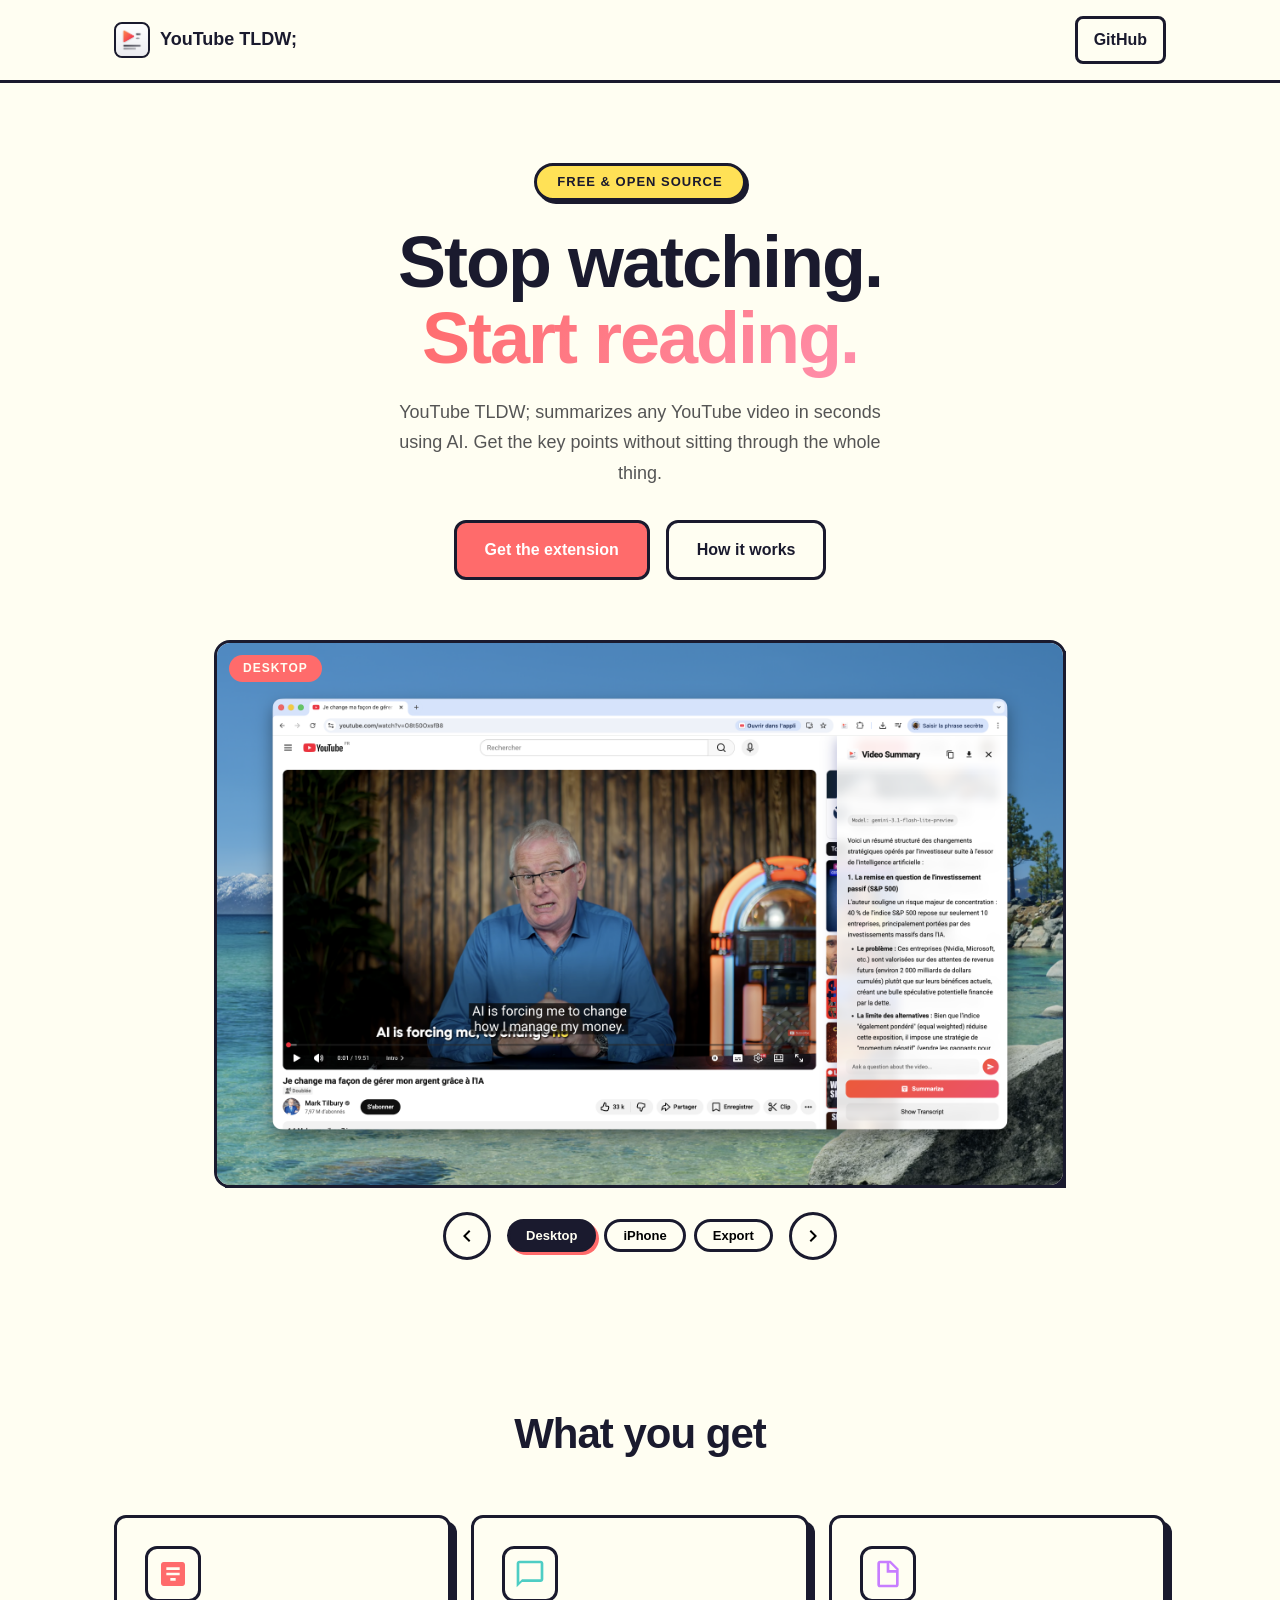
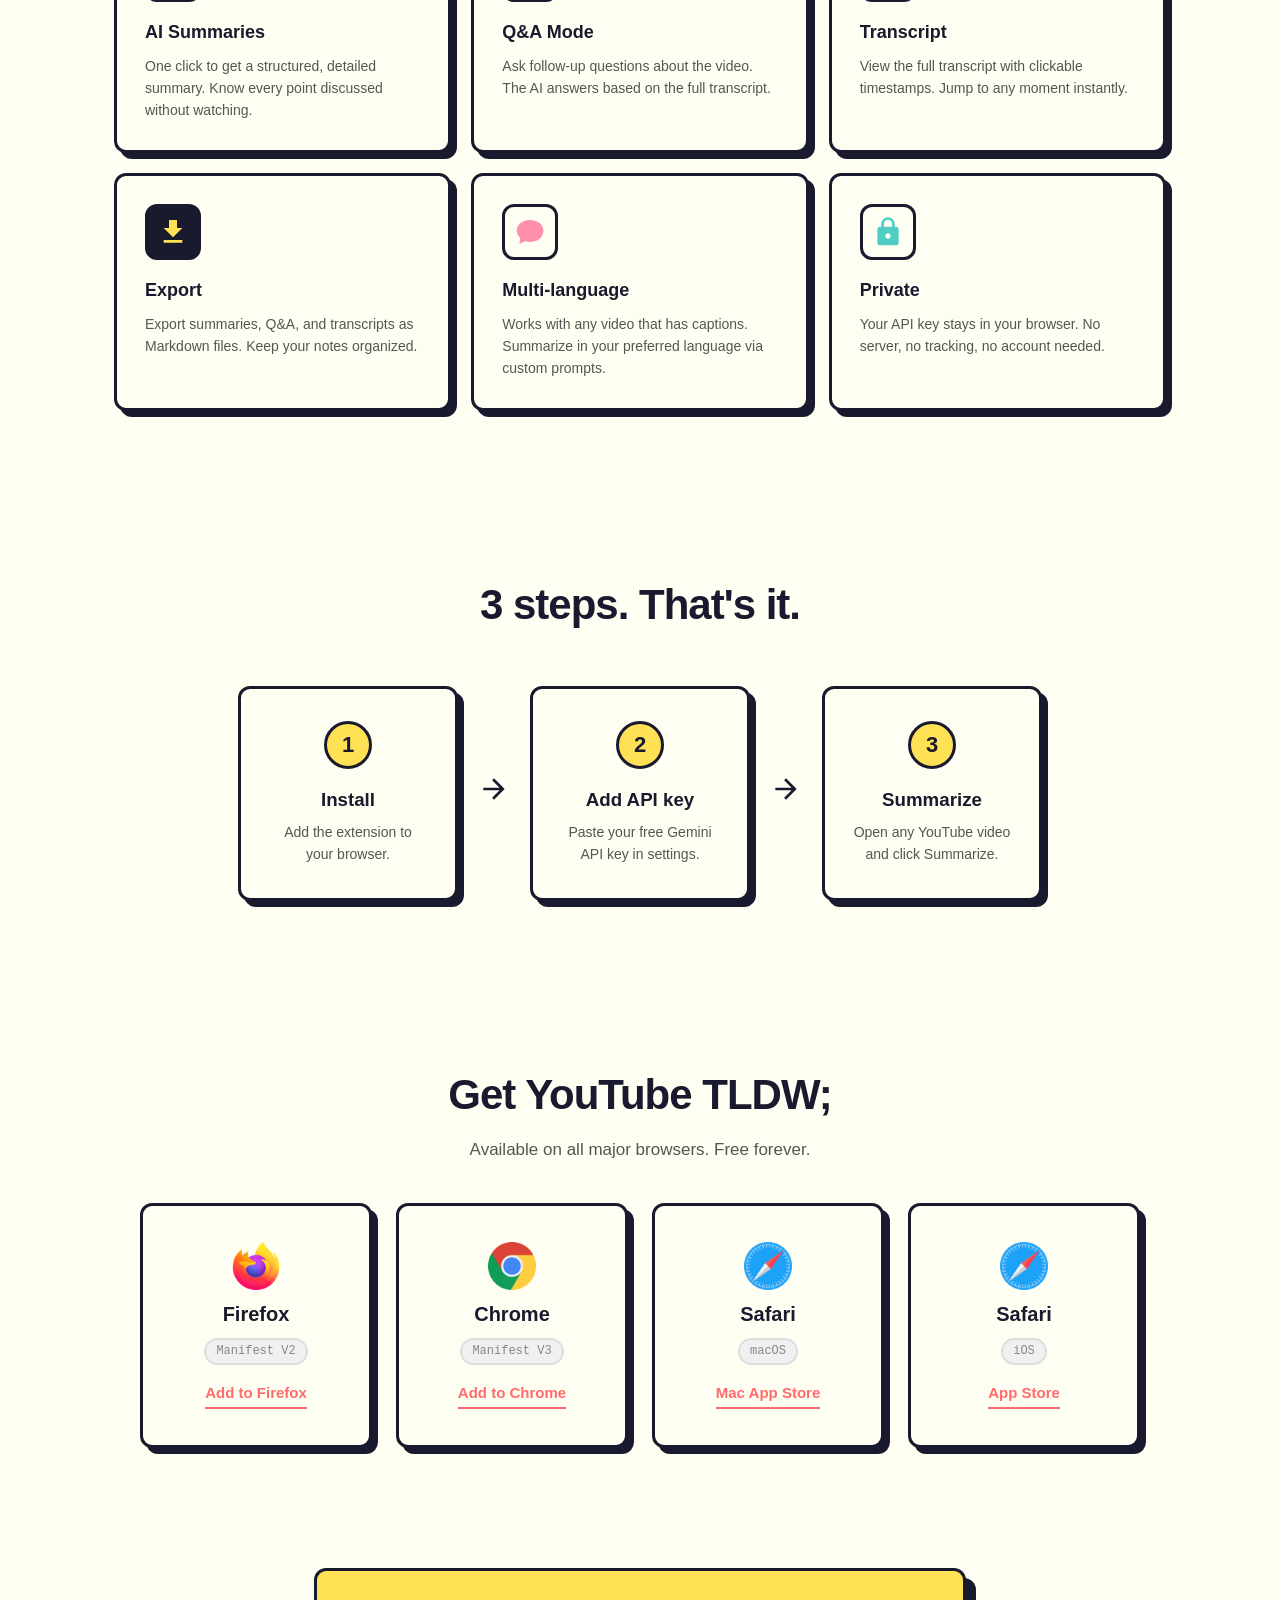
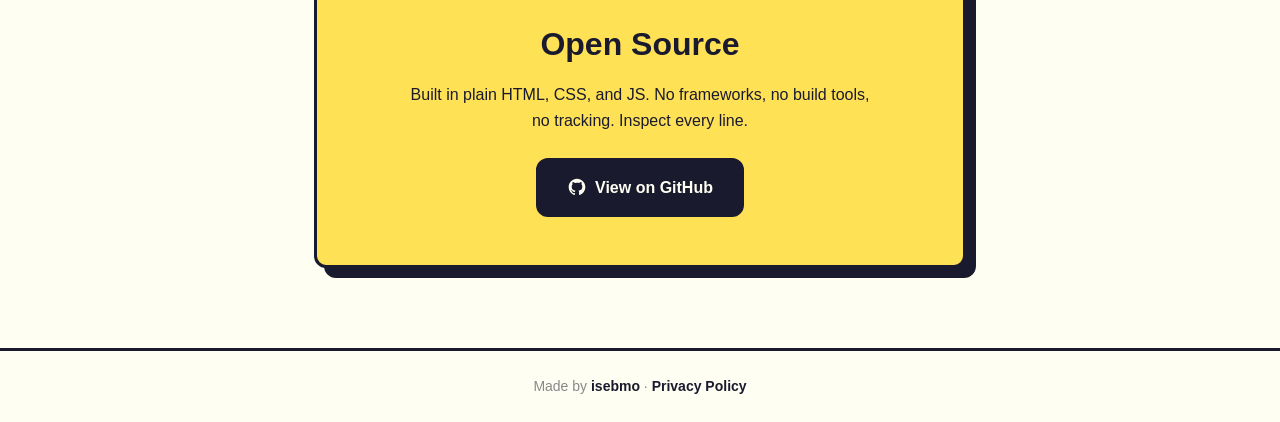
<file: site-ext-yt/index.html>
<!DOCTYPE html>
<html lang="en">
<head>
    <meta charset="UTF-8">
    <meta name="viewport" content="width=device-width, initial-scale=1.0">
    <title>YouTube TLDW; — AI Video Summaries</title>
    <link rel="icon" type="image/png" href="logo.png">
    <link rel="stylesheet" href="styles.css">
</head>
<body>

    <nav class="nav">
        <div class="nav-inner">
            <a href="#" class="nav-logo">
                <img src="logo.png" alt="Logo" width="36" height="36">
                <span>YouTube TLDW;</span>
            </a>
            <a href="https://github.com/isebmo/youtube-tldw" target="_blank" class="nav-link">GitHub</a>
        </div>
    </nav>

    <main>

        <section class="hero">
            <div class="hero-badge">Free & Open Source</div>
            <h1>Stop watching.<br><span class="hero-accent">Start reading.</span></h1>
            <p class="hero-sub">YouTube TLDW; summarizes any YouTube video in seconds using AI. Get the key points without sitting through the whole thing.</p>
            <div class="hero-cta">
                <a href="#download" class="btn btn-primary">Get the extension</a>
                <a href="#features" class="btn btn-secondary">How it works</a>
            </div>
        </section>

        <section class="showcase">
            <div class="carousel">
                <div class="carousel-track">
                    <div class="carousel-slide active">
                        <div class="showcase-item showcase-desktop">
                            <div class="showcase-label">Desktop</div>
                            <img src="screenshot-desktop.png" alt="YouTube TLDW sidebar on desktop showing AI-generated video summary">
                        </div>
                    </div>
                    <div class="carousel-slide">
                        <div class="showcase-item showcase-mobile">
                            <div class="showcase-label">iPhone</div>
                            <img src="screenshot-mobile.png" alt="YouTube TLDW bottom sheet on iPhone with video summary">
                        </div>
                    </div>
                    <div class="carousel-slide">
                        <div class="showcase-item showcase-export">
                            <div class="showcase-label">Markdown Export</div>
                            <img src="screenshot-export.png" alt="Exported markdown summary file open in a text editor">
                        </div>
                    </div>
                </div>
                <div class="carousel-controls">
                    <button class="carousel-btn carousel-prev" aria-label="Previous">
                        <svg viewBox="0 0 24 24" width="24" height="24" fill="currentColor"><path d="M15.41 7.41L14 6l-6 6 6 6 1.41-1.41L10.83 12z"/></svg>
                    </button>
                    <div class="carousel-dots">
                        <button class="carousel-dot active" data-index="0">Desktop</button>
                        <button class="carousel-dot" data-index="1">iPhone</button>
                        <button class="carousel-dot" data-index="2">Export</button>
                    </div>
                    <button class="carousel-btn carousel-next" aria-label="Next">
                        <svg viewBox="0 0 24 24" width="24" height="24" fill="currentColor"><path d="M10 6L8.59 7.41 13.17 12l-4.58 4.59L10 18l6-6z"/></svg>
                    </button>
                </div>
            </div>
        </section>

        <script>
            (function () {
                const slides = document.querySelectorAll('.carousel-slide');
                const dots = document.querySelectorAll('.carousel-dot');
                let current = 0;

                function goTo(i) {
                    slides[current].classList.remove('active');
                    dots[current].classList.remove('active');
                    current = (i + slides.length) % slides.length;
                    slides[current].classList.add('active');
                    dots[current].classList.add('active');
                }

                document.querySelector('.carousel-prev').addEventListener('click', () => goTo(current - 1));
                document.querySelector('.carousel-next').addEventListener('click', () => goTo(current + 1));
                dots.forEach(d => d.addEventListener('click', () => goTo(+d.dataset.index)));

                let startX = 0;
                const track = document.querySelector('.carousel-track');
                track.addEventListener('touchstart', e => { startX = e.touches[0].clientX; }, { passive: true });
                track.addEventListener('touchend', e => {
                    const diff = startX - e.changedTouches[0].clientX;
                    if (Math.abs(diff) > 50) goTo(current + (diff > 0 ? 1 : -1));
                });
            })();
        </script>

        <section id="features" class="features">
            <h2>What you get</h2>
            <div class="features-grid">
                <div class="card">
                    <div class="card-icon">
                        <svg viewBox="0 0 24 24" width="32" height="32" fill="currentColor"><path d="M19 3H5c-1.1 0-2 .9-2 2v14c0 1.1.9 2 2 2h14c1.1 0 2-.9 2-2V5c0-1.1-.9-2-2-2zm-5 14h-4v-2h4v2zm3-4H7v-2h10v2zm0-4H7V7h10v2z"/></svg>
                    </div>
                    <h3>AI Summaries</h3>
                    <p>One click to get a structured, detailed summary. Know every point discussed without watching.</p>
                </div>
                <div class="card">
                    <div class="card-icon">
                        <svg viewBox="0 0 24 24" width="32" height="32" fill="currentColor"><path d="M20 2H4c-1.1 0-2 .9-2 2v18l4-4h14c1.1 0 2-.9 2-2V4c0-1.1-.9-2-2-2zm0 14H6l-2 2V4h16v12z"/></svg>
                    </div>
                    <h3>Q&A Mode</h3>
                    <p>Ask follow-up questions about the video. The AI answers based on the full transcript.</p>
                </div>
                <div class="card">
                    <div class="card-icon">
                        <svg viewBox="0 0 24 24" width="32" height="32" fill="currentColor"><path d="M14 2H6c-1.1 0-2 .9-2 2v16c0 1.1.9 2 2 2h12c1.1 0 2-.9 2-2V8l-6-6zm-1 7V3.5L18.5 9H13zM6 20V4h5v7h7v9H6z"/></svg>
                    </div>
                    <h3>Transcript</h3>
                    <p>View the full transcript with clickable timestamps. Jump to any moment instantly.</p>
                </div>
                <div class="card">
                    <div class="card-icon">
                        <svg viewBox="0 0 24 24" width="32" height="32" fill="currentColor"><path d="M19 9h-4V3H9v6H5l7 7 7-7zM5 18v2h14v-2H5z"/></svg>
                    </div>
                    <h3>Export</h3>
                    <p>Export summaries, Q&A, and transcripts as Markdown files. Keep your notes organized.</p>
                </div>
                <div class="card">
                    <div class="card-icon">
                        <svg viewBox="0 0 24 24" width="32" height="32" fill="currentColor"><path d="M12 3C6.48 3 2 6.58 2 11c0 2.13 1.07 4.04 2.76 5.42L4 21l4.34-2.17C9.5 19.27 10.73 19.5 12 19.5c5.52 0 10-3.58 10-8.5S17.52 3 12 3z"/></svg>
                    </div>
                    <h3>Multi-language</h3>
                    <p>Works with any video that has captions. Summarize in your preferred language via custom prompts.</p>
                </div>
                <div class="card">
                    <div class="card-icon">
                        <svg viewBox="0 0 24 24" width="32" height="32" fill="currentColor"><path d="M18 8h-1V6c0-2.76-2.24-5-5-5S7 3.24 7 6v2H6c-1.1 0-2 .9-2 2v10c0 1.1.9 2 2 2h12c1.1 0 2-.9 2-2V10c0-1.1-.9-2-2-2zM12 17c-1.1 0-2-.9-2-2s.9-2 2-2 2 .9 2 2-.9 2-2 2zm3.1-9H8.9V6c0-1.71 1.39-3.1 3.1-3.1s3.1 1.39 3.1 3.1v2z"/></svg>
                    </div>
                    <h3>Private</h3>
                    <p>Your API key stays in your browser. No server, no tracking, no account needed.</p>
                </div>
            </div>
        </section>

        <section class="how">
            <h2>3 steps. That's it.</h2>
            <div class="steps">
                <div class="step">
                    <div class="step-num">1</div>
                    <h3>Install</h3>
                    <p>Add the extension to your browser.</p>
                </div>
                <div class="step-arrow">
                    <svg viewBox="0 0 24 24" width="32" height="32" fill="currentColor"><path d="M12 4l-1.41 1.41L16.17 11H4v2h12.17l-5.58 5.59L12 20l8-8z"/></svg>
                </div>
                <div class="step">
                    <div class="step-num">2</div>
                    <h3>Add API key</h3>
                    <p>Paste your free Gemini API key in settings.</p>
                </div>
                <div class="step-arrow">
                    <svg viewBox="0 0 24 24" width="32" height="32" fill="currentColor"><path d="M12 4l-1.41 1.41L16.17 11H4v2h12.17l-5.58 5.59L12 20l8-8z"/></svg>
                </div>
                <div class="step">
                    <div class="step-num">3</div>
                    <h3>Summarize</h3>
                    <p>Open any YouTube video and click Summarize.</p>
                </div>
            </div>
        </section>

        <section id="download" class="download">
            <h2>Get YouTube TLDW;</h2>
            <p class="download-sub">Available on all major browsers. Free forever.</p>
            <div class="download-grid">
                <a href="https://addons.mozilla.org/fr/firefox/addon/youtube-tldw/" target="_blank" class="download-card">
                    <img class="browser-icon" src="icon-firefox.png" alt="Firefox" width="48" height="48">
                    <span class="download-browser">Firefox</span>
                    <span class="download-tag">Manifest V2</span>
                    <span class="download-action">Add to Firefox</span>
                </a>
                <a href="https://chromewebstore.google.com/detail/youtube-tldw/eeennffobiomhlhdgalmmdpbfpaokdga?hl=fr" target="_blank" class="download-card">
                    <img class="browser-icon" src="icon-chrome.png" alt="Chrome" width="48" height="48">
                    <span class="download-browser">Chrome</span>
                    <span class="download-tag">Manifest V3</span>
                    <span class="download-action">Add to Chrome</span>
                </a>
                <a href="#" class="download-card">
                    <img class="browser-icon" src="icon-safari.png" alt="Safari macOS" width="48" height="48">
                    <span class="download-browser">Safari</span>
                    <span class="download-tag">macOS</span>
                    <span class="download-action">Mac App Store</span>
                </a>
                <a href="#" class="download-card">
                    <img class="browser-icon" src="icon-safari.png" alt="Safari iOS" width="48" height="48">
                    <span class="download-browser">Safari</span>
                    <span class="download-tag">iOS</span>
                    <span class="download-action">App Store</span>
                </a>
            </div>
        </section>

        <section class="open-source">
            <div class="os-card">
                <h2>Open Source</h2>
                <p>Built in plain HTML, CSS, and JS. No frameworks, no build tools, no tracking. Inspect every line.</p>
                <a href="https://github.com/isebmo/youtube-tldw" target="_blank" class="btn btn-dark">
                    <svg viewBox="0 0 24 24" width="20" height="20" fill="currentColor"><path d="M12 2C6.477 2 2 6.477 2 12c0 4.42 2.865 8.17 6.839 9.49.5.092.682-.217.682-.482 0-.237-.008-.866-.013-1.7-2.782.604-3.369-1.34-3.369-1.34-.454-1.156-1.11-1.464-1.11-1.464-.908-.62.069-.608.069-.608 1.003.07 1.531 1.03 1.531 1.03.892 1.529 2.341 1.087 2.91.832.092-.647.35-1.088.636-1.338-2.22-.253-4.555-1.11-4.555-4.943 0-1.091.39-1.984 1.029-2.683-.103-.253-.446-1.27.098-2.647 0 0 .84-.269 2.75 1.025A9.578 9.578 0 0 1 12 6.836c.85.004 1.705.115 2.504.337 1.909-1.294 2.747-1.025 2.747-1.025.546 1.377.202 2.394.1 2.647.64.699 1.028 1.592 1.028 2.683 0 3.842-2.339 4.687-4.566 4.935.359.309.678.919.678 1.852 0 1.336-.012 2.415-.012 2.743 0 .267.18.578.688.48C19.138 20.167 22 16.418 22 12c0-5.523-4.477-10-10-10z"/></svg>
                    View on GitHub
                </a>
            </div>
        </section>

    </main>

    <footer class="footer">
        <p>Made by <a href="https://github.com/isebmo" target="_blank">isebmo</a> &middot; <a href="privacy.html">Privacy Policy</a></p>
    </footer>

</body>
</html>
</file>
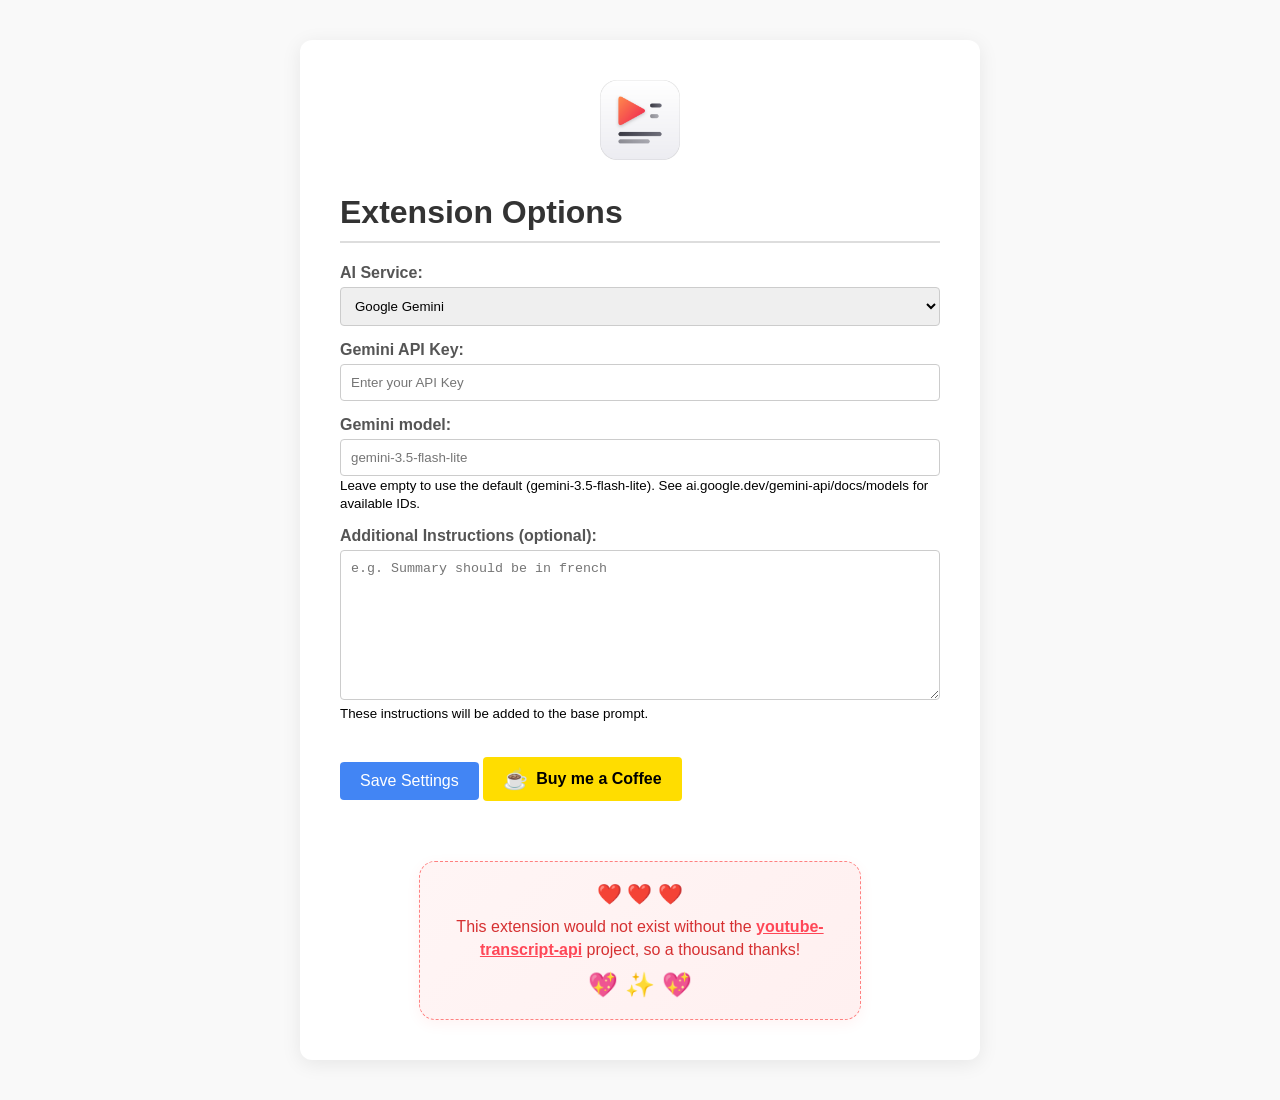
<file: chrome-ext-yt/options.html>
<!DOCTYPE html>
<html>

<head>
  <meta charset="UTF-8">
  <link rel="icon" type="image/png" href="logo.png">
  <title data-i18n="optionsPageTitle">YouTube TLDW; Options</title>
  <style>
    body {
      font-family: 'Segoe UI', Tahoma, Geneva, Verdana, sans-serif;
      padding: 0;
      margin: 0;
      background-color: #f9f9f9;
      display: flex;
      flex-direction: column;
      align-items: center;
      min-height: 100vh;
    }

    .options-container {
      background: white;
      padding: 40px;
      border-radius: 12px;
      box-shadow: 0 4px 20px rgba(0, 0, 0, 0.08);
      margin: 40px auto;
      max-width: 600px;
      width: 90%;
    }

    .logo-container {
      text-align: center;
      margin-bottom: 30px;
    }

    .logo-img {
      width: 80px;
      height: 80px;
      border-radius: 16px;
      object-fit: cover;
    }

    h1 {
      color: #333;
      border-bottom: 2px solid #ddd;
      padding-bottom: 10px;
    }

    .form-group {
      margin-bottom: 15px;
    }

    label {
      display: block;
      margin-bottom: 5px;
      font-weight: bold;
      color: #555;
    }

    input[type="text"],
    input[type="password"],
    textarea,
    select {
      width: 100%;
      padding: 10px;
      border: 1px solid #ccc;
      border-radius: 4px;
      box-sizing: border-box;
      /* Makes sure padding doesn't affect width */
    }

    textarea {
      height: 150px;
      resize: vertical;
    }

    button {
      background-color: #4285f4;
      color: white;
      padding: 10px 20px;
      border: none;
      border-radius: 4px;
      cursor: pointer;
      font-size: 16px;
    }

    button:hover {
      background-color: #357ae8;
    }

    .coffee-btn {
      display: inline-flex;
      align-items: center;
      gap: 8px;
      background-color: #FFDD00;
      color: #000000;
      padding: 10px 20px;
      border: none;
      border-radius: 4px;
      cursor: pointer;
      font-size: 16px;
      text-decoration: none;
      font-weight: bold;
      margin-top: 20px;
      transition: background-color 0.2s;
    }

    .coffee-btn:hover {
      background-color: #ffca00;
    }

    #status {
      margin-top: 10px;
      padding: 10px;
      border-radius: 4px;
      display: none;
    }

    .success {
      background-color: #dff0d8;
      color: #3c763d;
    }

    .error {
      background-color: #f2dede;
      color: #a94442;
    }

    .credits-container {
      margin-top: 60px;
      display: flex;
      justify-content: center;
      text-align: center;
    }

    .credits-box {
      background: linear-gradient(135deg, #fff5f5 0%, #fff0f0 100%);
      border: 1px dashed #ff8080;
      padding: 20px;
      border-radius: 16px;
      max-width: 400px;
      box-shadow: 0 4px 15px rgba(255, 0, 0, 0.05);
      position: relative;
    }

    .credits-box p {
      margin: 10px 0;
      color: #d63031;
      font-weight: 500;
      line-height: 1.4;
    }

    .credits-box a {
      color: #ff4757;
      text-decoration: underline;
      font-weight: bold;
    }

    .hearts {
      font-size: 20px;
      margin-bottom: 5px;
    }

    .hearts-animated {
      font-size: 24px;
      animation: pulse 1.5s infinite;
      display: inline-block;
    }

    @keyframes pulse {
      0% {
        transform: scale(1);
      }

      50% {
        transform: scale(1.2);
      }

      100% {
        transform: scale(1);
      }
    }
  </style>
</head>

<body>
  <div class="options-container">
    <div class="logo-container">
      <img src="logo.png" alt="Logo" class="logo-img">
    </div>
    <h1 data-i18n="optionsHeading">Extension Options</h1>

    <div class="form-group">
      <label for="aiService" data-i18n="aiServiceLabel">AI Service:</label>
      <select id="aiService">
        <option value="gemini">Google Gemini</option>
        <option value="openai" data-i18n="serviceOpenAI">OpenAI</option>
        <option value="openrouter" data-i18n="serviceOpenRouter">OpenRouter</option>
      </select>
    </div>

    <div class="form-group">
      <label for="apiKey" id="apiKeyLabel" data-i18n="apiKeyLabelGemini">Gemini API Key:</label>
      <input type="password" id="apiKey" data-i18n-attr-placeholder="apiKeyPlaceholder" placeholder="Enter your API Key">
    </div>

    <div class="form-group" id="geminiModelGroup">
      <label for="geminiModel" data-i18n="geminiModelLabel">Gemini model:</label>
      <input type="text" id="geminiModel" data-i18n-attr-placeholder="geminiModelPlaceholder" placeholder="gemini-3.5-flash-lite">
      <small data-i18n="geminiModelHint">Leave empty to use the default (gemini-3.5-flash-lite). See ai.google.dev/gemini-api/docs/models for available IDs.</small>
    </div>

    <div class="form-group" id="openrouterModelGroup" style="display: none;">
      <label for="openrouterModel" data-i18n="openrouterModelLabel">OpenRouter model:</label>
      <input type="text" id="openrouterModel" data-i18n-attr-placeholder="openrouterModelPlaceholder" placeholder="google/gemini-2.5-flash">
      <small data-i18n="openrouterModelHint">Leave empty to use the default. See openrouter.ai/models for available IDs.</small>
    </div>

    <div class="form-group">
      <label for="userPrompt" data-i18n="additionalInstructionsLabel">Additional Instructions (optional):</label>
      <textarea id="userPrompt" data-i18n-attr-placeholder="additionalInstructionsPlaceholder" placeholder="e.g. Summary should be in french"></textarea>
      <small data-i18n="additionalInstructionsHint">These instructions will be added to the base prompt.</small>
    </div>

    <button id="save" data-i18n="saveSettings">Save Settings</button>
    <div id="status"></div>

    <a href="https://paypal.me/papageek" target="_blank" class="coffee-btn">
      <span style="font-size: 20px;">☕</span> <span data-i18n="buyMeCoffee">Buy me a Coffee</span>
    </a>

    <div class="credits-container">
      <div class="credits-box">
        <div class="hearts">❤️ ❤️ ❤️</div>
        <p>This extension would not exist without the <a href="https://github.com/jdepoix/youtube-transcript-api"
            target="_blank">youtube-transcript-api</a> project, so a thousand thanks!</p>
        <div class="hearts-animated">💖 ✨ 💖</div>
      </div>
    </div>

  </div>

  <script src="options.js"></script>
</body>

</html>
</file>
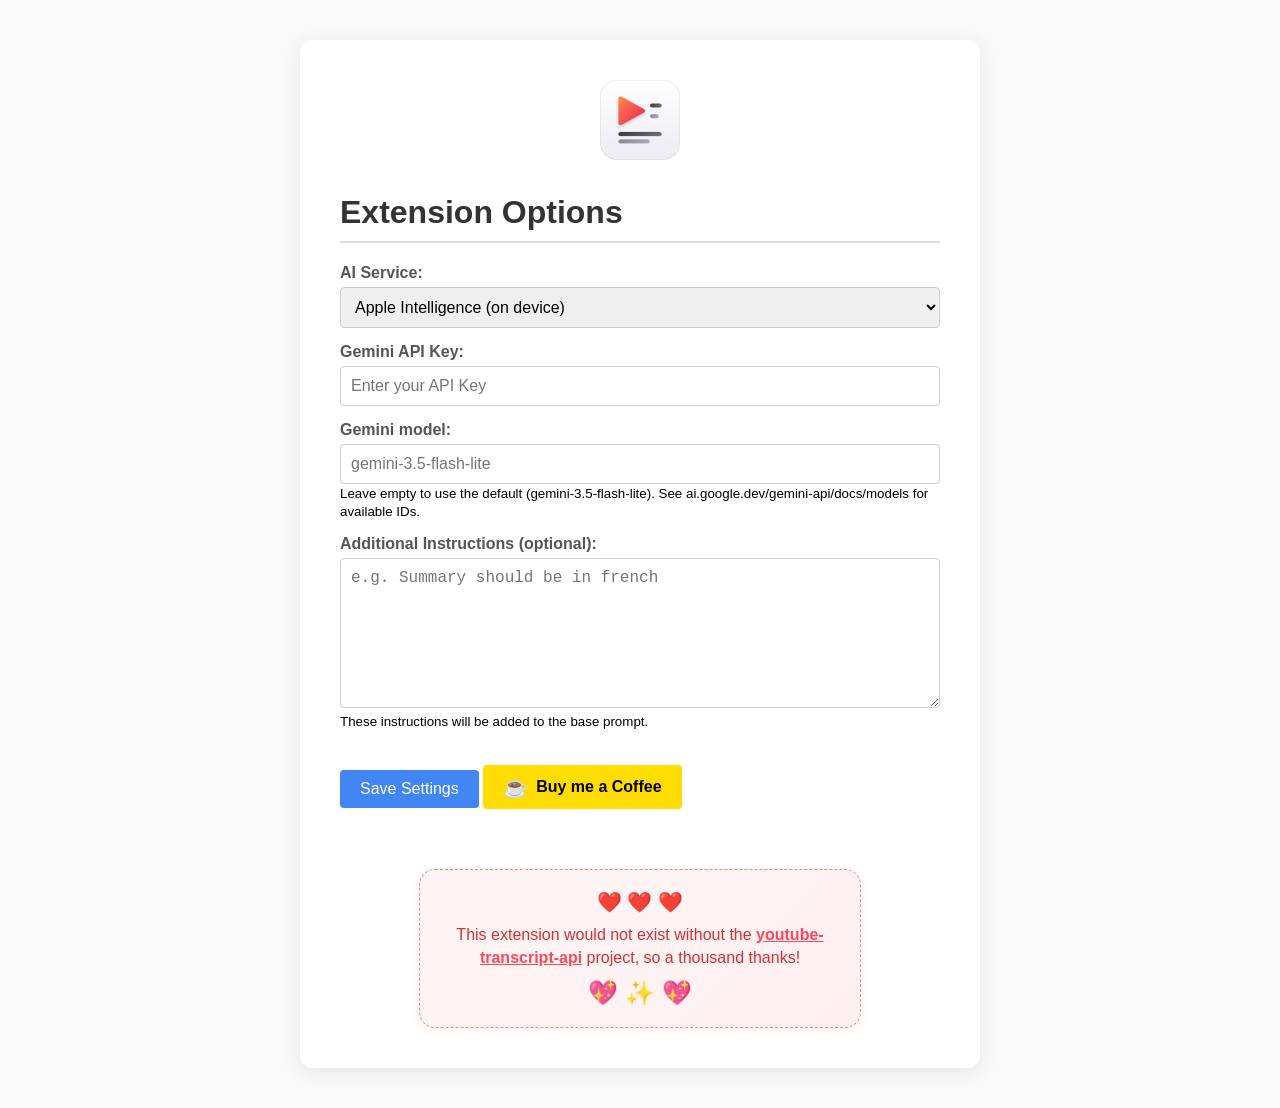
<file: safari-ext-yt/options.html>
<!DOCTYPE html>
<html>

<head>
  <meta charset="UTF-8">
  <meta name="viewport" content="width=device-width, initial-scale=1.0, viewport-fit=cover">
  <link rel="icon" type="image/png" href="logo.png">
  <title data-i18n="optionsPageTitle">YouTube TLDW; Options</title>
  <style>
    body {
      font-family: -apple-system, 'SF Pro Text', 'Segoe UI', Tahoma, Geneva, Verdana, sans-serif;
      padding: 0;
      margin: 0;
      background-color: #f9f9f9;
      display: flex;
      flex-direction: column;
      align-items: center;
      min-height: 100vh;
      min-height: 100dvh;
    }

    .options-container {
      background: white;
      padding: 40px;
      border-radius: 12px;
      box-shadow: 0 4px 20px rgba(0, 0, 0, 0.08);
      margin: 40px auto;
      max-width: 600px;
      width: 90%;
    }

    .logo-container {
      text-align: center;
      margin-bottom: 30px;
    }

    .logo-img {
      width: 80px;
      height: 80px;
      border-radius: 16px;
      object-fit: cover;
    }

    h1 {
      color: #333;
      border-bottom: 2px solid #ddd;
      padding-bottom: 10px;
    }

    .form-group {
      margin-bottom: 15px;
    }

    label {
      display: block;
      margin-bottom: 5px;
      font-weight: bold;
      color: #555;
    }

    input[type="text"],
    input[type="password"],
    textarea,
    select {
      width: 100%;
      padding: 10px;
      border: 1px solid #ccc;
      border-radius: 4px;
      box-sizing: border-box;
      font-size: 16px;
    }

    textarea {
      height: 150px;
      resize: vertical;
    }

    button {
      background-color: #4285f4;
      color: white;
      padding: 10px 20px;
      border: none;
      border-radius: 4px;
      cursor: pointer;
      font-size: 16px;
    }

    button:hover {
      background-color: #357ae8;
    }

    .coffee-btn {
      display: inline-flex;
      align-items: center;
      gap: 8px;
      background-color: #FFDD00;
      color: #000000;
      padding: 10px 20px;
      border: none;
      border-radius: 4px;
      cursor: pointer;
      font-size: 16px;
      text-decoration: none;
      font-weight: bold;
      margin-top: 20px;
      transition: background-color 0.2s;
    }

    .coffee-btn:hover {
      background-color: #ffca00;
    }

    #status {
      margin-top: 10px;
      padding: 10px;
      border-radius: 4px;
      display: none;
    }

    .success {
      background-color: #dff0d8;
      color: #3c763d;
    }

    .error {
      background-color: #f2dede;
      color: #a94442;
    }

    .credits-container {
      margin-top: 60px;
      display: flex;
      justify-content: center;
      text-align: center;
    }

    .credits-box {
      background: linear-gradient(135deg, #fff5f5 0%, #fff0f0 100%);
      border: 1px dashed #ff8080;
      padding: 20px;
      border-radius: 16px;
      max-width: 400px;
      box-shadow: 0 4px 15px rgba(255, 0, 0, 0.05);
      position: relative;
    }

    .credits-box p {
      margin: 10px 0;
      color: #d63031;
      font-weight: 500;
      line-height: 1.4;
    }

    .credits-box a {
      color: #ff4757;
      text-decoration: underline;
      font-weight: bold;
    }

    .hearts {
      font-size: 20px;
      margin-bottom: 5px;
    }

    .hearts-animated {
      font-size: 24px;
      animation: pulse 1.5s infinite;
      display: inline-block;
    }

    @keyframes pulse {
      0% {
        transform: scale(1);
      }

      50% {
        transform: scale(1.2);
      }

      100% {
        transform: scale(1);
      }
    }

    /* === iOS mobile === */
    @media screen and (max-width: 480px) {
      body {
        background-color: #f2f2f7;
      }

      .options-container {
        margin: 0;
        padding: 20px;
        border-radius: 0;
        box-shadow: none;
        width: 100%;
        max-width: 100%;
        padding-top: env(safe-area-inset-top, 20px);
        padding-bottom: env(safe-area-inset-bottom, 20px);
        padding-left: calc(env(safe-area-inset-left, 0px) + 20px);
        padding-right: calc(env(safe-area-inset-right, 0px) + 20px);
      }

      .logo-img {
        width: 60px;
        height: 60px;
      }

      h1 {
        font-size: 22px;
      }

      input[type="text"],
      input[type="password"],
      textarea,
      select {
        padding: 12px;
        border-radius: 10px;
        border: 1px solid #d1d1d6;
        background: #fff;
      }

      textarea {
        height: 120px;
      }

      button {
        width: 100%;
        padding: 14px;
        border-radius: 10px;
        font-size: 17px;
      }

      .coffee-btn {
        width: 100%;
        justify-content: center;
        padding: 14px;
        border-radius: 10px;
        font-size: 17px;
        box-sizing: border-box;
      }

      .credits-container {
        margin-top: 40px;
      }

      .credits-box {
        max-width: 100%;
      }
    }
  </style>
</head>

<body>
  <div class="options-container">
    <div class="logo-container">
      <img src="logo.png" alt="Logo" class="logo-img">
    </div>
    <h1 data-i18n="optionsHeading">Extension Options</h1>

    <div class="form-group">
      <label for="aiService" data-i18n="aiServiceLabel">AI Service:</label>
      <select id="aiService">
        <option value="apple" data-i18n="serviceApple">Apple Intelligence (on device)</option>
        <option value="gemini">Google Gemini</option>
        <option value="openai" data-i18n="serviceOpenAI">OpenAI</option>
        <option value="openrouter" data-i18n="serviceOpenRouter">OpenRouter</option>
      </select>
      <small id="appleHint" data-i18n="appleHint" style="display: none;">Runs on your device — no API key needed.</small>
    </div>

    <div class="form-group" id="apiKeyGroup">
      <label for="apiKey" id="apiKeyLabel" data-i18n="apiKeyLabelGemini">Gemini API Key:</label>
      <input type="password" id="apiKey" data-i18n-attr-placeholder="apiKeyPlaceholder" placeholder="Enter your API Key">
    </div>

    <div class="form-group" id="geminiModelGroup">
      <label for="geminiModel" data-i18n="geminiModelLabel">Gemini model:</label>
      <input type="text" id="geminiModel" data-i18n-attr-placeholder="geminiModelPlaceholder" placeholder="gemini-3.5-flash-lite">
      <small data-i18n="geminiModelHint">Leave empty to use the default (gemini-3.5-flash-lite). See ai.google.dev/gemini-api/docs/models for available IDs.</small>
    </div>

    <div class="form-group" id="openrouterModelGroup" style="display: none;">
      <label for="openrouterModel" data-i18n="openrouterModelLabel">OpenRouter model:</label>
      <input type="text" id="openrouterModel" data-i18n-attr-placeholder="openrouterModelPlaceholder" placeholder="google/gemini-2.5-flash">
      <small data-i18n="openrouterModelHint">Leave empty to use the default. See openrouter.ai/models for available IDs.</small>
    </div>

    <div class="form-group">
      <label for="userPrompt" data-i18n="additionalInstructionsLabel">Additional Instructions (optional):</label>
      <textarea id="userPrompt" data-i18n-attr-placeholder="additionalInstructionsPlaceholder" placeholder="e.g. Summary should be in french"></textarea>
      <small data-i18n="additionalInstructionsHint">These instructions will be added to the base prompt.</small>
    </div>

    <button id="save" data-i18n="saveSettings">Save Settings</button>
    <div id="status"></div>

    <a href="https://paypal.me/papageek" target="_blank" class="coffee-btn">
      <span style="font-size: 20px;">☕</span> <span data-i18n="buyMeCoffee">Buy me a Coffee</span>
    </a>

    <div class="credits-container">
      <div class="credits-box">
        <div class="hearts">❤️ ❤️ ❤️</div>
        <p>This extension would not exist without the <a href="https://github.com/jdepoix/youtube-transcript-api"
            target="_blank">youtube-transcript-api</a> project, so a thousand thanks!</p>
        <div class="hearts-animated">💖 ✨ 💖</div>
      </div>
    </div>

  </div>

  <script src="options.js"></script>
</body>

</html>
</file>
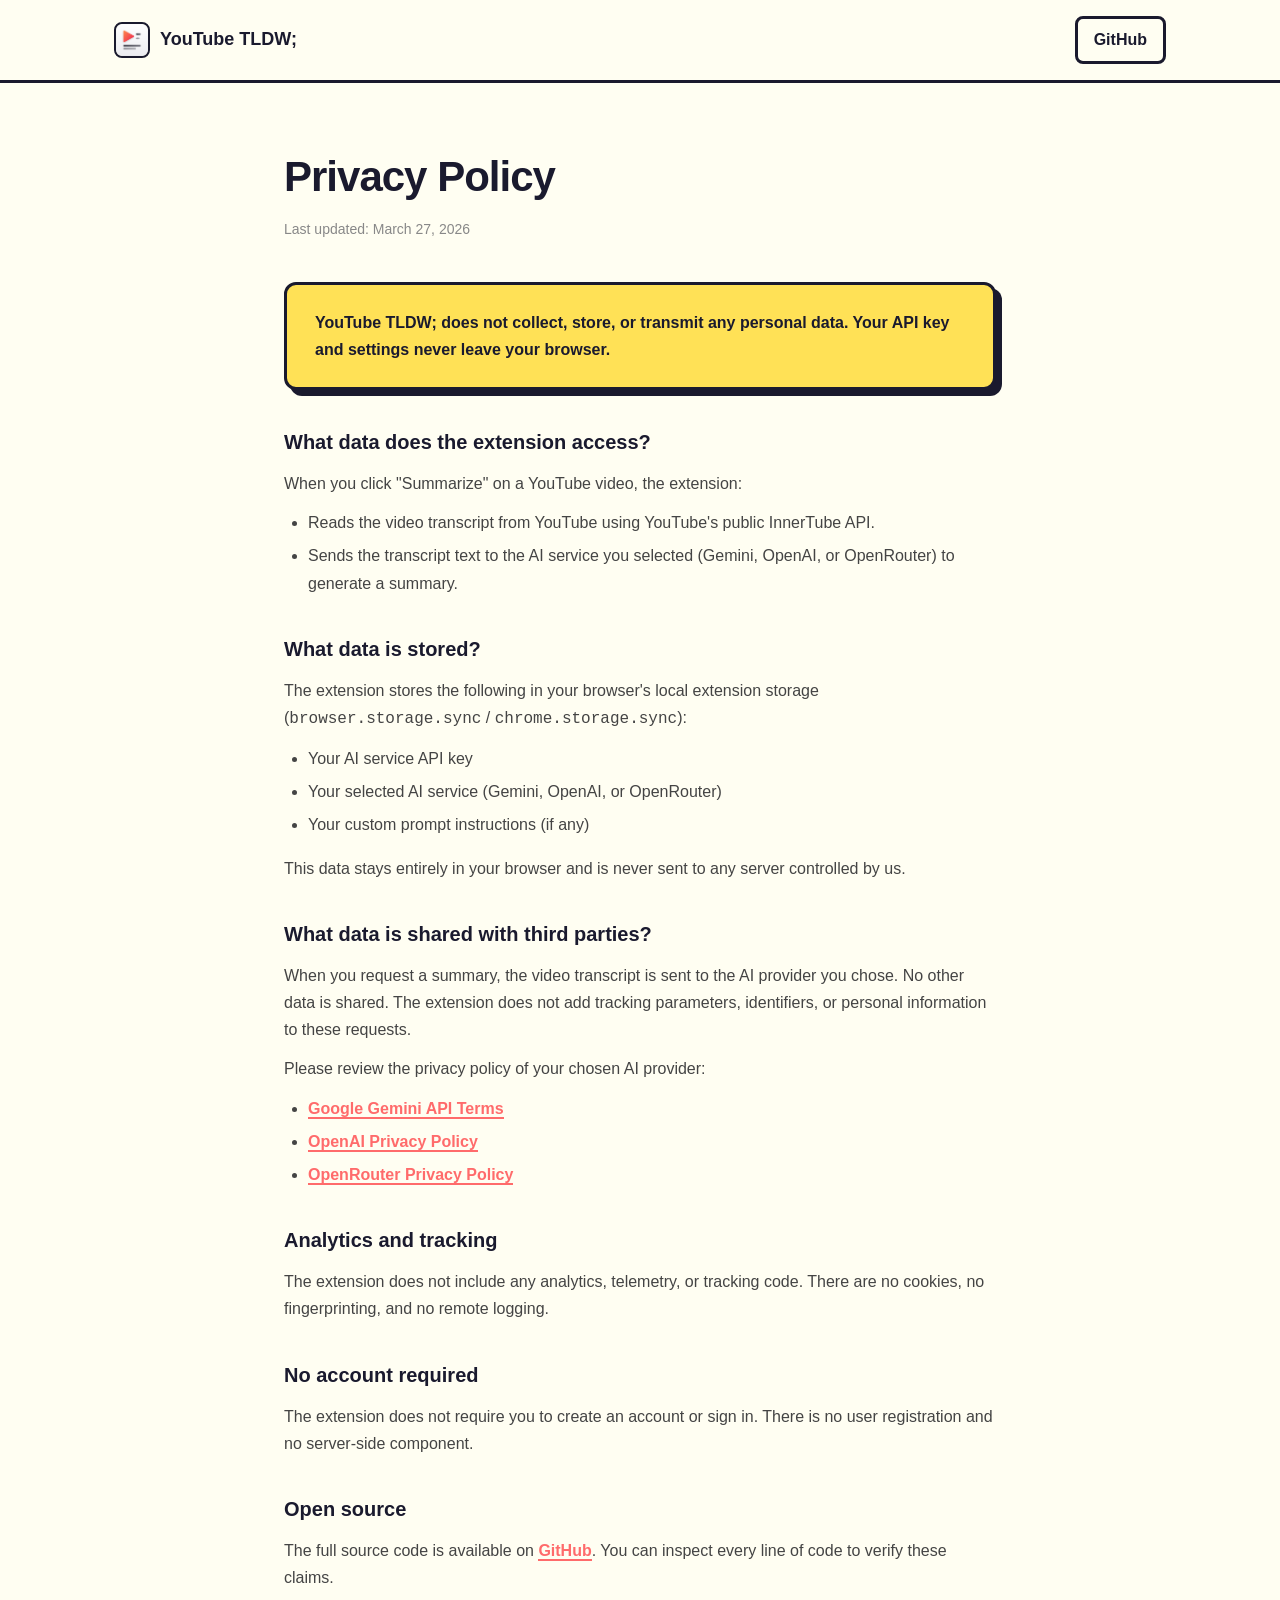
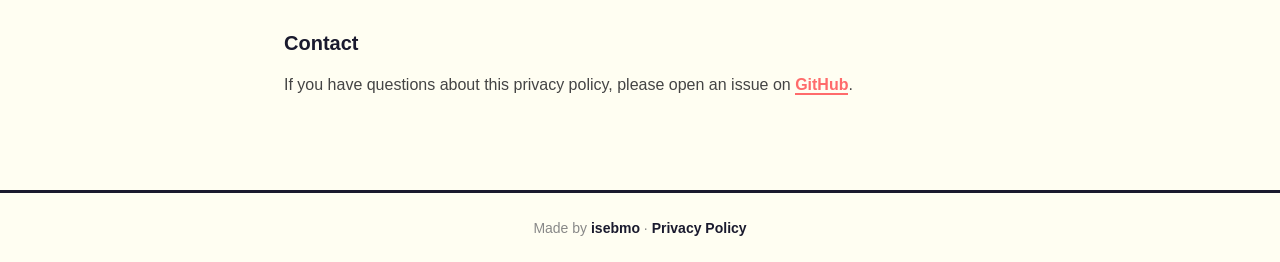
<file: site-ext-yt/privacy.html>
<!DOCTYPE html>
<html lang="en">
<head>
    <meta charset="UTF-8">
    <meta name="viewport" content="width=device-width, initial-scale=1.0">
    <title>Privacy Policy — YouTube TLDW;</title>
    <link rel="icon" type="image/png" href="logo.png">
    <link rel="stylesheet" href="styles.css">
    <style>
        .privacy {
            max-width: 760px;
            margin: 0 auto;
            padding: 60px 24px 80px;
        }
        .privacy h1 {
            font-size: clamp(28px, 5vw, 42px);
            font-weight: 900;
            letter-spacing: -1px;
            margin-bottom: 8px;
        }
        .privacy .last-updated {
            color: #888;
            font-size: 14px;
            margin-bottom: 40px;
        }
        .privacy h2 {
            font-size: 20px;
            font-weight: 800;
            margin-top: 36px;
            margin-bottom: 12px;
        }
        .privacy p, .privacy li {
            font-size: 16px;
            color: #444;
            line-height: 1.7;
            margin-bottom: 12px;
        }
        .privacy ul {
            padding-left: 24px;
            margin-bottom: 16px;
        }
        .privacy li {
            margin-bottom: 6px;
        }
        .privacy a {
            color: var(--red);
            font-weight: 700;
            text-decoration: none;
            border-bottom: 2px solid var(--red);
        }
        .privacy a:hover {
            color: var(--black);
            border-color: var(--black);
        }
        .privacy-card {
            border: var(--border);
            border-radius: var(--radius);
            padding: 24px 28px;
            background: var(--yellow);
            box-shadow: var(--shadow);
            margin: 32px 0;
        }
        .privacy-card p {
            color: var(--black);
            margin-bottom: 0;
            font-weight: 600;
        }
    </style>
</head>
<body>

    <nav class="nav">
        <div class="nav-inner">
            <a href="index.html" class="nav-logo">
                <img src="logo.png" alt="Logo" width="36" height="36">
                <span>YouTube TLDW;</span>
            </a>
            <a href="https://github.com/isebmo/youtube-tldw" target="_blank" class="nav-link">GitHub</a>
        </div>
    </nav>

    <main class="privacy">

        <h1>Privacy Policy</h1>
        <p class="last-updated">Last updated: March 27, 2026</p>

        <div class="privacy-card">
            <p>YouTube TLDW; does not collect, store, or transmit any personal data. Your API key and settings never leave your browser.</p>
        </div>

        <h2>What data does the extension access?</h2>
        <p>When you click "Summarize" on a YouTube video, the extension:</p>
        <ul>
            <li>Reads the video transcript from YouTube using YouTube's public InnerTube API.</li>
            <li>Sends the transcript text to the AI service you selected (Gemini, OpenAI, or OpenRouter) to generate a summary.</li>
        </ul>

        <h2>What data is stored?</h2>
        <p>The extension stores the following in your browser's local extension storage (<code>browser.storage.sync</code> / <code>chrome.storage.sync</code>):</p>
        <ul>
            <li>Your AI service API key</li>
            <li>Your selected AI service (Gemini, OpenAI, or OpenRouter)</li>
            <li>Your custom prompt instructions (if any)</li>
        </ul>
        <p>This data stays entirely in your browser and is never sent to any server controlled by us.</p>

        <h2>What data is shared with third parties?</h2>
        <p>When you request a summary, the video transcript is sent to the AI provider you chose. No other data is shared. The extension does not add tracking parameters, identifiers, or personal information to these requests.</p>
        <p>Please review the privacy policy of your chosen AI provider:</p>
        <ul>
            <li><a href="https://ai.google.dev/gemini-api/terms" target="_blank">Google Gemini API Terms</a></li>
            <li><a href="https://openai.com/policies/privacy-policy" target="_blank">OpenAI Privacy Policy</a></li>
            <li><a href="https://openrouter.ai/privacy" target="_blank">OpenRouter Privacy Policy</a></li>
        </ul>

        <h2>Analytics and tracking</h2>
        <p>The extension does not include any analytics, telemetry, or tracking code. There are no cookies, no fingerprinting, and no remote logging.</p>

        <h2>No account required</h2>
        <p>The extension does not require you to create an account or sign in. There is no user registration and no server-side component.</p>

        <h2>Open source</h2>
        <p>The full source code is available on <a href="https://github.com/isebmo/youtube-tldw" target="_blank">GitHub</a>. You can inspect every line of code to verify these claims.</p>

        <h2>Contact</h2>
        <p>If you have questions about this privacy policy, please open an issue on <a href="https://github.com/isebmo/youtube-tldw/issues" target="_blank">GitHub</a>.</p>

    </main>

    <footer class="footer">
        <p>Made by <a href="https://github.com/isebmo" target="_blank">isebmo</a> &middot; <a href="privacy.html">Privacy Policy</a></p>
    </footer>

</body>
</html>
</file>
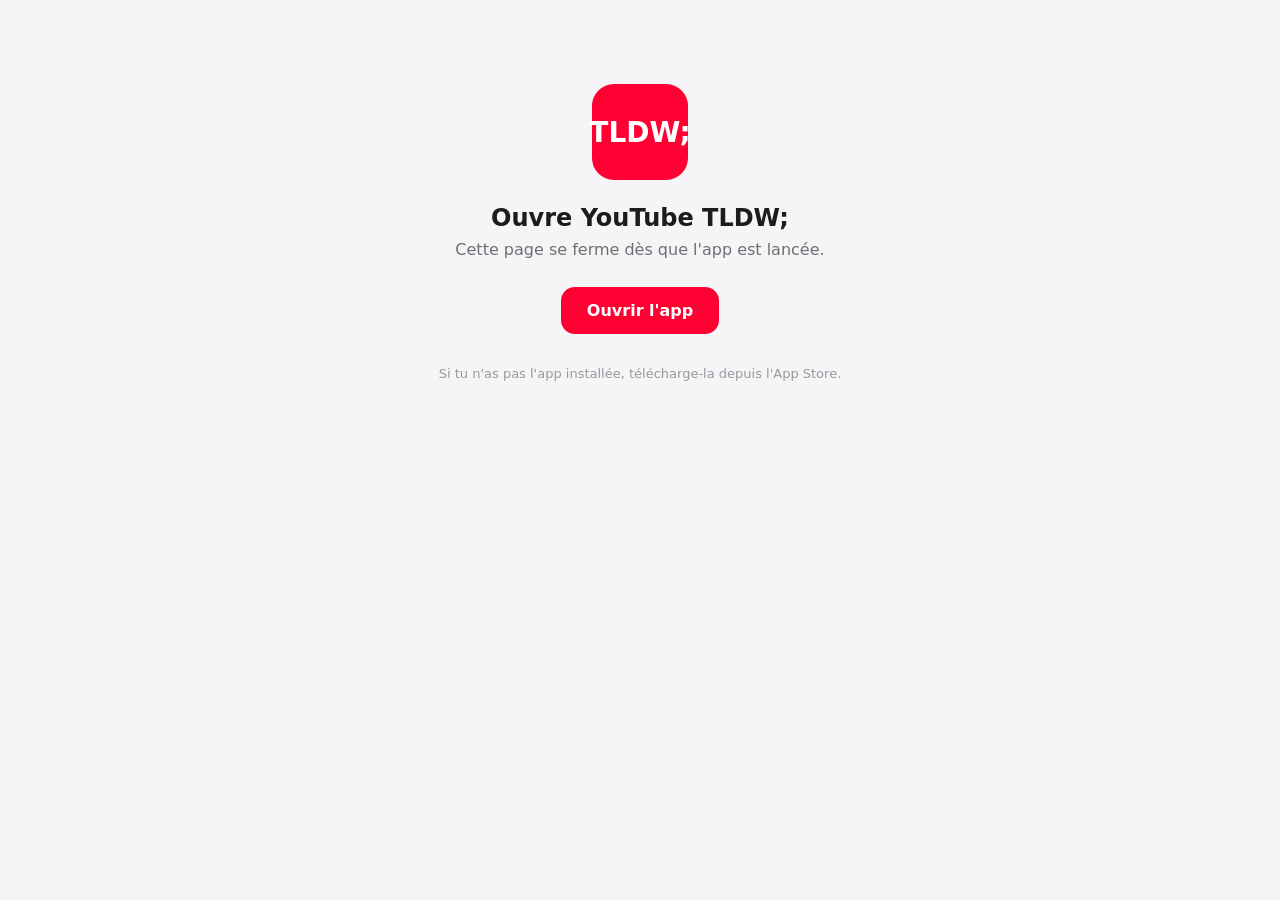
<file: site-ext-yt/share.html>
<!DOCTYPE html>
<html lang="fr">
<head>
    <meta charset="UTF-8">
    <meta name="viewport" content="width=device-width, initial-scale=1">
    <title>YouTube TLDW; — Résumé</title>
    <style>
        body {
            font-family: -apple-system, BlinkMacSystemFont, "SF Pro Text", system-ui, sans-serif;
            max-width: 480px;
            margin: 60px auto;
            padding: 24px;
            background: #f5f5f7;
            color: #1c1c1e;
            text-align: center;
        }
        @media (prefers-color-scheme: dark) {
            body { background: #000; color: #fff; }
        }
        .logo {
            width: 96px;
            height: 96px;
            border-radius: 22px;
            margin: 0 auto 24px;
            background: #ff0033;
            display: flex;
            align-items: center;
            justify-content: center;
            color: #fff;
            font-weight: 700;
            font-size: 28px;
        }
        h1 { font-size: 24px; margin: 0 0 8px; }
        p { color: #6e6e73; margin: 0 0 28px; }
        .cta {
            display: inline-block;
            background: #ff0033;
            color: #fff;
            padding: 14px 26px;
            border-radius: 14px;
            font-weight: 600;
            text-decoration: none;
            font-size: 16px;
        }
        .small { color: #98989d; font-size: 13px; margin-top: 32px; }
    </style>
</head>
<body>
    <div class="logo">TLDW;</div>
    <h1>Ouvre YouTube TLDW;</h1>
    <p id="msg">Cette page se ferme dès que l'app est lancée.</p>
    <a href="#" id="open-app" class="cta">Ouvrir l'app</a>
    <p class="small">Si tu n'as pas l'app installée, télécharge-la depuis l'App Store.</p>
    <script>
        // The Universal Link should redirect to the app automatically.
        // This page is only shown when the app isn't installed (fallback).
        const params = new URLSearchParams(location.search);
        const url = params.get('url');
        const link = document.getElementById('open-app');
        link.href = 'tldw://summarize?url=' + encodeURIComponent(url || '');
    </script>
</body>
</html>
</file>
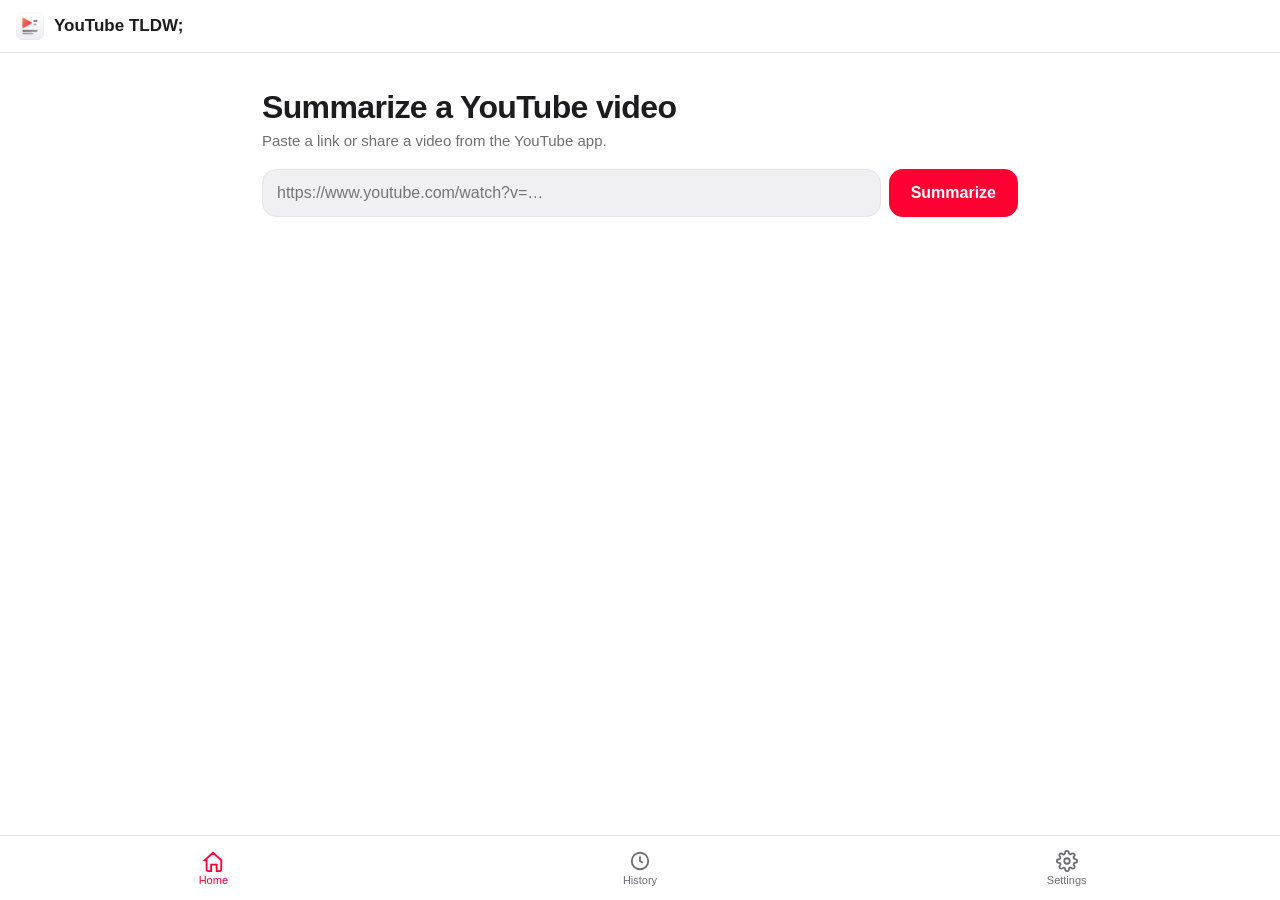
<file: safari-xcode-project/YouTube TLDW/Shared (App)/Resources/Base.lproj/Main.html>
<!DOCTYPE html>
<html>
<head>
    <meta http-equiv="Content-Type" content="text/html; charset=utf-8">
    <meta http-equiv="Content-Security-Policy" content="default-src 'self'; style-src 'self' 'unsafe-inline'; script-src 'self'; img-src 'self' data: https:; connect-src 'self';">
    <meta name="viewport" content="width=device-width, initial-scale=1, viewport-fit=cover, user-scalable=no">
    <link rel="stylesheet" href="../Style.css">
    <script src="../Script.js" defer></script>
</head>
<body>
    <div id="app">
        <header id="topbar">
            <div class="brand">
                <img src="../Icon.png" alt="" class="brand-logo">
                <span class="brand-name">YouTube TLDW;</span>
            </div>
            <div class="topbar-actions" id="topbar-actions"></div>
        </header>

        <main id="main">
            <!-- HOME -->
            <section class="view view-home active" data-view="home">
                <div class="hero">
                    <h1 class="hero-title" data-i18n="home.title">Summarize a YouTube video</h1>
                    <p class="hero-sub" data-i18n="home.sub">Paste a link or share a video from the YouTube app.</p>
                </div>

                <form id="url-form" class="url-form" autocomplete="off">
                    <input type="url" id="url-input" placeholder="https://www.youtube.com/watch?v=…" inputmode="url" autocapitalize="none" autocorrect="off" spellcheck="false">
                    <button type="submit" id="summarize-btn" class="primary-btn" data-i18n="home.summarize">Summarize</button>
                </form>

                <div id="result-area" class="result-area" hidden>
                    <div class="result-meta" id="result-meta"></div>
                    <div class="result-actions" id="result-actions"></div>
                    <div class="result-body" id="result-body"></div>
                </div>

                <div id="loading-area" class="loading-area" hidden>
                    <div class="spinner"></div>
                    <div class="loading-text" id="loading-text" data-i18n="loading.transcript">Fetching transcript…</div>
                </div>

                <div id="error-area" class="error-area" hidden></div>
            </section>

            <!-- HISTORY -->
            <section class="view view-history" data-view="history">
                <div class="section-header">
                    <h2 data-i18n="history.title">History</h2>
                    <button id="clear-history-btn" class="ghost-btn" data-i18n="history.clearAll">Clear all</button>
                </div>
                <ul id="history-list" class="history-list"></ul>
                <p id="history-empty" class="empty-state" data-i18n="history.empty">No summaries yet.</p>
            </section>

            <!-- SETTINGS -->
            <section class="view view-settings" data-view="settings">
                <h2 data-i18n="settings.title">Settings</h2>
                <div class="trial-status" id="trial-status">…</div>
                <div class="upgrade-row" id="upgrade-row" hidden>
                    <button id="upgrade-btn" class="primary-btn" data-i18n="settings.upgradeBtn">Upgrade to Premium</button>
                    <button id="restore-btn" class="ghost-btn" data-i18n="settings.restoreBtn">Restore purchase</button>
                </div>
                <form id="settings-form" class="settings-form">
                    <label class="field">
                        <span data-i18n="settings.language">Language</span>
                        <select name="locale">
                            <option value="auto" data-i18n="settings.languageAuto">Automatic (system)</option>
                            <option value="en">English</option>
                            <option value="fr">Français</option>
                        </select>
                    </label>

                    <label class="field">
                        <span data-i18n="settings.aiService">AI service</span>
                        <select name="aiService">
                            <option value="apple" data-i18n="settings.serviceApple">Apple Intelligence (on device)</option>
                            <option value="gemini">Google Gemini</option>
                            <option value="openai">OpenAI</option>
                            <option value="openrouter">OpenRouter</option>
                        </select>
                    </label>

                    <label class="field" id="apiKey-field">
                        <span data-i18n="settings.apiKey">API key</span>
                        <input type="password" name="apiKey" placeholder="AIza…" autocapitalize="none" autocorrect="off" spellcheck="false">
                    </label>

                    <label class="field" id="gemini-model-field">
                        <span data-i18n="settings.geminiModel">Gemini model</span>
                        <input type="text" name="geminiModel" placeholder="gemini-3.5-flash-lite" autocapitalize="none" autocorrect="off" spellcheck="false">
                        <small class="muted" data-i18n="settings.geminiHint">Leave empty to use the default (gemini-3.5-flash-lite). See ai.google.dev/gemini-api/docs/models for available IDs.</small>
                    </label>

                    <label class="field" id="openrouter-model-field" hidden>
                        <span data-i18n="settings.openrouterModel">OpenRouter model</span>
                        <input type="text" name="openrouterModel" placeholder="google/gemini-2.5-flash" autocapitalize="none" autocorrect="off" spellcheck="false">
                        <small class="muted" data-i18n="settings.openrouterHint">Leave empty to use the default. See openrouter.ai/models for available IDs.</small>
                    </label>

                    <label class="field">
                        <span data-i18n="settings.customInstructions">Custom instructions (optional)</span>
                        <textarea name="userPrompt" rows="4" data-i18n-attr-placeholder="settings.customInstructionsPlaceholder" placeholder="E.g. Reply in English, add a “key points” section…"></textarea>
                    </label>

                    <div class="field-actions">
                        <button type="submit" class="primary-btn" data-i18n="settings.save">Save</button>
                        <span id="settings-status" class="settings-status"></span>
                    </div>
                </form>

                <div class="about">
                    <p><span data-i18n="about.versionPrefix">YouTube TLDW; — version</span> <span id="app-version">1.0</span></p>
                    <p class="muted" data-i18n="about.sharedKey">The Safari extension uses the same API key.</p>
                </div>
            </section>
        </main>

        <nav id="tabbar">
            <button class="tab active" data-tab="home">
                <svg viewBox="0 0 24 24" fill="none" stroke="currentColor" stroke-width="2"><path d="M3 11l9-8 9 8v10a2 2 0 01-2 2h-3v-7H10v7H7a2 2 0 01-2-2V11z"/></svg>
                <span data-i18n="tab.home">Home</span>
            </button>
            <button class="tab" data-tab="history">
                <svg viewBox="0 0 24 24" fill="none" stroke="currentColor" stroke-width="2"><circle cx="12" cy="12" r="9"/><path d="M12 7v5l3 2"/></svg>
                <span data-i18n="tab.history">History</span>
            </button>
            <button class="tab" data-tab="settings">
                <svg viewBox="0 0 24 24" fill="none" stroke="currentColor" stroke-width="2"><circle cx="12" cy="12" r="3"/><path d="M19.4 15a1.65 1.65 0 00.33 1.82l.06.06a2 2 0 11-2.83 2.83l-.06-.06a1.65 1.65 0 00-1.82-.33 1.65 1.65 0 00-1 1.51V21a2 2 0 11-4 0v-.09a1.65 1.65 0 00-1-1.51 1.65 1.65 0 00-1.82.33l-.06.06a2 2 0 11-2.83-2.83l.06-.06a1.65 1.65 0 00.33-1.82 1.65 1.65 0 00-1.51-1H3a2 2 0 110-4h.09a1.65 1.65 0 001.51-1 1.65 1.65 0 00-.33-1.82l-.06-.06a2 2 0 112.83-2.83l.06.06a1.65 1.65 0 001.82.33h.01a1.65 1.65 0 001-1.51V3a2 2 0 114 0v.09a1.65 1.65 0 001 1.51 1.65 1.65 0 001.82-.33l.06-.06a2 2 0 112.83 2.83l-.06.06a1.65 1.65 0 00-.33 1.82v.01a1.65 1.65 0 001.51 1H21a2 2 0 110 4h-.09a1.65 1.65 0 00-1.51 1z"/></svg>
                <span data-i18n="tab.settings">Settings</span>
            </button>
        </nav>

        <div id="toast" class="toast"></div>
    </div>
</body>
</html>
</file>
<file: site-ext-yt/styles.css>
/* === Reset & Base === */
*, *::before, *::after {
    margin: 0;
    padding: 0;
    box-sizing: border-box;
}

:root {
    --black: #1a1a2e;
    --white: #fffef2;
    --yellow: #ffe156;
    --red: #ff6b6b;
    --blue: #4ecdc4;
    --pink: #ff8fab;
    --purple: #c77dff;
    --border: 3px solid #1a1a2e;
    --shadow: 6px 6px 0 #1a1a2e;
    --shadow-lg: 10px 10px 0 #1a1a2e;
    --radius: 12px;
    --font: 'Inter', -apple-system, 'Segoe UI', sans-serif;
    --font-mono: 'JetBrains Mono', 'Fira Code', monospace;
}

html {
    scroll-behavior: smooth;
}

body {
    font-family: var(--font);
    background: var(--white);
    color: var(--black);
    line-height: 1.6;
    overflow-x: hidden;
}

/* === Nav === */
.nav {
    border-bottom: var(--border);
    background: var(--white);
    position: sticky;
    top: 0;
    z-index: 100;
}

.nav-inner {
    max-width: 1100px;
    margin: 0 auto;
    padding: 16px 24px;
    display: flex;
    justify-content: space-between;
    align-items: center;
}

.nav-logo {
    display: flex;
    align-items: center;
    gap: 10px;
    text-decoration: none;
    color: var(--black);
    font-weight: 800;
    font-size: 18px;
}

.nav-logo img {
    border-radius: 8px;
    border: 2px solid var(--black);
}

.nav-link {
    font-weight: 700;
    text-decoration: none;
    color: var(--black);
    padding: 8px 16px;
    border: var(--border);
    border-radius: 8px;
    transition: all 0.15s;
}

.nav-link:hover {
    background: var(--yellow);
    box-shadow: 4px 4px 0 var(--black);
    transform: translate(-2px, -2px);
}

/* === Hero === */
.hero {
    max-width: 800px;
    margin: 0 auto;
    padding: 80px 24px 40px;
    text-align: center;
}

.hero-badge {
    display: inline-block;
    background: var(--yellow);
    border: var(--border);
    border-radius: 100px;
    padding: 6px 20px;
    font-weight: 800;
    font-size: 13px;
    text-transform: uppercase;
    letter-spacing: 1px;
    box-shadow: 3px 3px 0 var(--black);
    margin-bottom: 24px;
}

.hero h1 {
    font-size: clamp(40px, 8vw, 72px);
    font-weight: 900;
    line-height: 1.05;
    letter-spacing: -2px;
    margin-bottom: 20px;
}

.hero-accent {
    background: linear-gradient(135deg, var(--red), var(--pink));
    -webkit-background-clip: text;
    -webkit-text-fill-color: transparent;
    background-clip: text;
}

.hero-sub {
    font-size: 18px;
    color: #555;
    max-width: 520px;
    margin: 0 auto 32px;
    line-height: 1.7;
}

.hero-cta {
    display: flex;
    gap: 16px;
    justify-content: center;
    flex-wrap: wrap;
}

/* === Buttons === */
.btn {
    display: inline-flex;
    align-items: center;
    gap: 8px;
    padding: 14px 28px;
    font-size: 16px;
    font-weight: 700;
    text-decoration: none;
    border: var(--border);
    border-radius: var(--radius);
    cursor: pointer;
    transition: all 0.15s;
}

.btn:hover {
    transform: translate(-3px, -3px);
    box-shadow: var(--shadow);
}

.btn:active {
    transform: translate(0, 0);
    box-shadow: none;
}

.btn-primary {
    background: var(--red);
    color: white;
}

.btn-secondary {
    background: var(--white);
    color: var(--black);
}

.btn-dark {
    background: var(--black);
    color: var(--white);
}

/* === Showcase / Carousel === */
.showcase {
    max-width: 900px;
    margin: 20px auto 60px;
    padding: 0 24px;
}

.carousel {
    position: relative;
}

.carousel-track {
    position: relative;
    overflow: hidden;
}

.carousel-slide {
    display: none;
    justify-content: center;
    animation: carouselFade 0.4s ease;
}

.carousel-slide.active {
    display: flex;
}

@keyframes carouselFade {
    from { opacity: 0; transform: scale(0.97); }
    to { opacity: 1; transform: scale(1); }
}

.showcase-item {
    position: relative;
    border: var(--border);
    border-radius: 16px;
    overflow: hidden;
    box-shadow: var(--shadow-lg);
    background: var(--white);
    width: 100%;
}

.showcase-mobile {
    max-width: 360px;
}

.showcase-item img {
    display: block;
    width: 100%;
    height: auto;
}

.showcase-label {
    position: absolute;
    top: 12px;
    left: 12px;
    background: var(--black);
    color: var(--white);
    font-size: 12px;
    font-weight: 800;
    text-transform: uppercase;
    letter-spacing: 1px;
    padding: 4px 14px;
    border-radius: 100px;
    z-index: 2;
}

.showcase-desktop .showcase-label { background: var(--red); }
.showcase-mobile .showcase-label { background: var(--purple); }
.showcase-export .showcase-label { background: var(--blue); color: var(--black); }

/* Carousel controls */
.carousel-controls {
    display: flex;
    align-items: center;
    justify-content: center;
    gap: 16px;
    margin-top: 24px;
}

.carousel-btn {
    width: 48px;
    height: 48px;
    border: var(--border);
    border-radius: 50%;
    background: var(--white);
    cursor: pointer;
    display: flex;
    align-items: center;
    justify-content: center;
    transition: all 0.15s;
    flex-shrink: 0;
}

.carousel-btn:hover {
    background: var(--yellow);
    transform: translate(-2px, -2px);
    box-shadow: 4px 4px 0 var(--black);
}

.carousel-btn:active {
    transform: translate(0, 0);
    box-shadow: none;
}

.carousel-dots {
    display: flex;
    gap: 8px;
}

.carousel-dot {
    padding: 6px 16px;
    border: var(--border);
    border-radius: 100px;
    background: var(--white);
    font-size: 13px;
    font-weight: 700;
    cursor: pointer;
    transition: all 0.15s;
}

.carousel-dot.active {
    background: var(--black);
    color: var(--white);
    box-shadow: 3px 3px 0 var(--red);
}

.carousel-dot:hover:not(.active) {
    background: #f0f0f0;
}

/* === Features === */
.features {
    max-width: 1100px;
    margin: 0 auto;
    padding: 80px 24px;
}

.features h2 {
    font-size: clamp(28px, 5vw, 42px);
    font-weight: 900;
    text-align: center;
    margin-bottom: 48px;
    letter-spacing: -1px;
}

.features-grid {
    display: grid;
    grid-template-columns: repeat(3, 1fr);
    gap: 20px;
}

.card {
    border: var(--border);
    border-radius: var(--radius);
    padding: 28px;
    background: var(--white);
    box-shadow: var(--shadow);
    transition: all 0.15s;
}

.card:hover {
    transform: translate(-3px, -3px);
    box-shadow: var(--shadow-lg);
}

.card:nth-child(1) .card-icon { color: var(--red); }
.card:nth-child(2) .card-icon { color: var(--blue); }
.card:nth-child(3) .card-icon { color: var(--purple); }
.card:nth-child(4) .card-icon { color: var(--yellow); background: var(--black); }
.card:nth-child(5) .card-icon { color: var(--pink); }
.card:nth-child(6) .card-icon { color: var(--blue); }

.card-icon {
    width: 56px;
    height: 56px;
    border: var(--border);
    border-radius: 12px;
    display: flex;
    align-items: center;
    justify-content: center;
    margin-bottom: 16px;
}

.card h3 {
    font-size: 18px;
    font-weight: 800;
    margin-bottom: 8px;
}

.card p {
    font-size: 14px;
    color: #555;
    line-height: 1.6;
}

/* === Steps === */
.how {
    max-width: 900px;
    margin: 0 auto;
    padding: 80px 24px;
}

.how h2 {
    font-size: clamp(28px, 5vw, 42px);
    font-weight: 900;
    text-align: center;
    margin-bottom: 48px;
    letter-spacing: -1px;
}

.steps {
    display: flex;
    align-items: center;
    justify-content: center;
    gap: 20px;
}

.step {
    border: var(--border);
    border-radius: var(--radius);
    padding: 32px 28px;
    text-align: center;
    background: var(--white);
    box-shadow: var(--shadow);
    flex: 1;
    max-width: 220px;
}

.step-num {
    width: 48px;
    height: 48px;
    border: var(--border);
    border-radius: 50%;
    display: flex;
    align-items: center;
    justify-content: center;
    font-size: 22px;
    font-weight: 900;
    margin: 0 auto 16px;
    background: var(--yellow);
}

.step h3 {
    font-weight: 800;
    margin-bottom: 6px;
}

.step p {
    font-size: 14px;
    color: #555;
}

.step-arrow {
    color: var(--black);
    flex-shrink: 0;
}

/* === Download === */
.download {
    max-width: 1100px;
    margin: 0 auto;
    padding: 80px 24px;
    text-align: center;
}

.download h2 {
    font-size: clamp(28px, 5vw, 42px);
    font-weight: 900;
    letter-spacing: -1px;
    margin-bottom: 8px;
}

.download-sub {
    color: #555;
    font-size: 17px;
    margin-bottom: 40px;
}

.download-grid {
    display: grid;
    grid-template-columns: repeat(auto-fit, minmax(200px, 1fr));
    gap: 24px;
    max-width: 1000px;
    margin: 0 auto;
}

.download-card {
    border: var(--border);
    border-radius: var(--radius);
    padding: 36px 24px;
    background: var(--white);
    box-shadow: var(--shadow);
    text-decoration: none;
    color: var(--black);
    display: flex;
    flex-direction: column;
    align-items: center;
    gap: 8px;
    transition: all 0.15s;
}

.download-card:hover {
    transform: translate(-4px, -4px);
    box-shadow: var(--shadow-lg);
}

.download-card:nth-child(1):hover { background: #fff3e0; }
.download-card:nth-child(2):hover { background: #e3f2fd; }
.download-card:nth-child(3):hover { background: #e8eaf6; }

.download-browser {
    font-size: 20px;
    font-weight: 800;
}

.download-tag {
    font-size: 12px;
    font-family: var(--font-mono);
    color: #888;
    background: #f0f0f0;
    border: 2px solid #ddd;
    padding: 2px 10px;
    border-radius: 100px;
}

.download-action {
    margin-top: 8px;
    font-weight: 700;
    font-size: 15px;
    color: var(--red);
    border-bottom: 2px solid var(--red);
    padding-bottom: 2px;
}

/* === Open Source === */
.open-source {
    max-width: 700px;
    margin: 0 auto;
    padding: 40px 24px 80px;
}

.os-card {
    border: var(--border);
    border-radius: var(--radius);
    padding: 48px;
    background: var(--yellow);
    box-shadow: var(--shadow-lg);
    text-align: center;
}

.os-card h2 {
    font-size: 32px;
    font-weight: 900;
    margin-bottom: 12px;
}

.os-card p {
    font-size: 16px;
    margin-bottom: 24px;
    max-width: 480px;
    margin-left: auto;
    margin-right: auto;
    line-height: 1.6;
}

/* === Footer === */
.footer {
    border-top: var(--border);
    padding: 24px;
    text-align: center;
    font-size: 14px;
    color: #888;
}

.footer a {
    color: var(--black);
    font-weight: 700;
    text-decoration: none;
}

.footer a:hover {
    text-decoration: underline;
}

/* === Mobile === */
@media screen and (max-width: 768px) {
    .features-grid {
        grid-template-columns: 1fr;
    }

    .steps {
        flex-direction: column;
    }

    .step {
        max-width: 100%;
        width: 100%;
    }

    .step-arrow {
        transform: rotate(90deg);
    }

    .download-grid {
        grid-template-columns: 1fr;
        max-width: 320px;
    }

    .carousel-dots {
        gap: 4px;
    }

    .carousel-dot {
        padding: 6px 12px;
        font-size: 12px;
    }

    .showcase-mobile {
        max-width: 280px;
    }

    .os-card {
        padding: 32px 24px;
    }
}

@media screen and (max-width: 480px) {
    .hero {
        padding: 48px 20px 24px;
    }

    .hero h1 {
        letter-spacing: -1px;
    }

    .hero-cta {
        flex-direction: column;
        align-items: stretch;
    }

    .btn {
        justify-content: center;
    }
}
</file>
<file: safari-xcode-project/YouTube TLDW/Shared (App)/Resources/Style.css>
:root {
    --bg: #ffffff;
    --bg-elev: #f6f6f8;
    --bg-input: #f0f0f3;
    --fg: #1c1c1e;
    --fg-muted: #6e6e73;
    --accent: #ff0033;
    --accent-fg: #ffffff;
    --border: #e5e5ea;
    --shadow: 0 1px 3px rgba(0,0,0,0.04), 0 4px 12px rgba(0,0,0,0.04);
    --radius: 14px;
    --radius-sm: 10px;
    --safe-top: env(safe-area-inset-top);
    --safe-bottom: env(safe-area-inset-bottom);
}

@media (prefers-color-scheme: dark) {
    :root {
        --bg: #000000;
        --bg-elev: #1c1c1e;
        --bg-input: #2c2c2e;
        --fg: #ffffff;
        --fg-muted: #98989d;
        --accent: #ff3b50;
        --border: #2c2c2e;
        --shadow: 0 1px 3px rgba(0,0,0,0.4);
    }
}

* { box-sizing: border-box; }
[hidden] { display: none !important; }

html, body {
    margin: 0;
    padding: 0;
    height: 100%;
    background: var(--bg);
    color: var(--fg);
    font-family: -apple-system, BlinkMacSystemFont, "SF Pro Text", "Helvetica Neue", sans-serif;
    font-size: 16px;
    -webkit-font-smoothing: antialiased;
    -webkit-user-select: text;
    overscroll-behavior: contain;
}

#app {
    min-height: 100%;
    display: flex;
    flex-direction: column;
    padding-top: var(--safe-top);
}

#topbar {
    display: flex;
    align-items: center;
    justify-content: space-between;
    padding: 12px 16px;
    border-bottom: 1px solid var(--border);
    background: var(--bg);
    position: sticky;
    top: 0;
    z-index: 10;
}
.brand { display: flex; align-items: center; gap: 10px; }
.brand-logo { width: 28px; height: 28px; border-radius: 6px; }
.brand-name { font-weight: 700; font-size: 17px; }
.topbar-actions { display: flex; gap: 8px; }

#main {
    flex: 1;
    overflow-y: auto;
    -webkit-overflow-scrolling: touch;
    padding-bottom: calc(80px + var(--safe-bottom));
}

.view { display: none; padding: 20px 16px; max-width: 820px; margin: 0 auto; width: 100%; }
.view.active { display: block; }

.hero { padding: 12px 0 20px; }
.hero-title { margin: 0 0 6px; font-size: 26px; font-weight: 700; letter-spacing: -0.02em; }
.hero-sub { margin: 0; color: var(--fg-muted); font-size: 15px; }

.url-form {
    display: flex;
    gap: 8px;
    margin-bottom: 20px;
}
.url-form input[type="url"] {
    flex: 1;
    min-width: 0;
    padding: 14px 14px;
    border: 1px solid var(--border);
    border-radius: var(--radius);
    background: var(--bg-input);
    color: var(--fg);
    font-size: 16px;
    font-family: inherit;
    appearance: none;
    -webkit-appearance: none;
}
.url-form input[type="url"]:focus {
    outline: none;
    border-color: var(--accent);
}
.primary-btn {
    padding: 14px 22px;
    border: none;
    border-radius: var(--radius);
    background: var(--accent);
    color: var(--accent-fg);
    font-size: 16px;
    font-weight: 600;
    cursor: pointer;
    font-family: inherit;
    -webkit-appearance: none;
    transition: opacity 0.15s, transform 0.05s;
}
.primary-btn:hover { opacity: 0.92; }
.primary-btn:active { transform: scale(0.98); }
.primary-btn:disabled { opacity: 0.5; cursor: not-allowed; }

.ghost-btn {
    padding: 8px 14px;
    background: transparent;
    border: 1px solid var(--border);
    border-radius: var(--radius-sm);
    color: var(--fg);
    font-size: 14px;
    font-family: inherit;
    cursor: pointer;
}
.ghost-btn:hover { background: var(--bg-elev); }

.loading-area {
    display: flex;
    flex-direction: column;
    align-items: center;
    padding: 40px 20px;
    gap: 16px;
}
.spinner {
    width: 32px;
    height: 32px;
    border: 3px solid var(--border);
    border-top-color: var(--accent);
    border-radius: 50%;
    animation: spin 0.8s linear infinite;
}
@keyframes spin { to { transform: rotate(360deg); } }
.loading-text { color: var(--fg-muted); font-size: 14px; }

.error-area {
    background: rgba(255, 59, 48, 0.1);
    border: 1px solid rgba(255, 59, 48, 0.3);
    color: #ff3b30;
    padding: 14px;
    border-radius: var(--radius);
    margin-top: 12px;
    font-size: 14px;
}

.result-area {
    background: var(--bg-elev);
    border-radius: var(--radius);
    padding: 18px;
    box-shadow: var(--shadow);
}
.result-meta {
    display: flex;
    align-items: center;
    gap: 10px;
    margin-bottom: 12px;
    padding-bottom: 12px;
    border-bottom: 1px solid var(--border);
}
.result-meta .video-title {
    font-weight: 600;
    flex: 1;
    overflow: hidden;
    text-overflow: ellipsis;
    white-space: nowrap;
}
.result-meta .badge {
    font-size: 11px;
    padding: 2px 8px;
    background: var(--bg-input);
    border-radius: 100px;
    color: var(--fg-muted);
}
.result-actions {
    display: flex;
    gap: 8px;
    margin-bottom: 14px;
    flex-wrap: wrap;
}
.icon-btn {
    display: inline-flex;
    align-items: center;
    gap: 6px;
    padding: 6px 10px;
    background: var(--bg-input);
    border: none;
    border-radius: var(--radius-sm);
    color: var(--fg);
    font-size: 13px;
    font-family: inherit;
    cursor: pointer;
}
.icon-btn:hover { background: var(--border); }
.icon-btn svg { width: 14px; height: 14px; }

.result-body { font-size: 15px; line-height: 1.55; }
.result-body h2 { font-size: 20px; margin: 18px 0 8px; }
.result-body h3 { font-size: 17px; margin: 16px 0 6px; }
.result-body h4 { font-size: 15px; margin: 14px 0 6px; }
.result-body h5 { font-size: 14px; margin: 12px 0 4px; color: var(--fg-muted); }
.result-body p { margin: 0 0 12px; }
.result-body ul, .result-body ol { padding-left: 22px; margin: 0 0 12px; }
.result-body li { margin: 4px 0; }
.result-body code { background: var(--bg-input); padding: 2px 6px; border-radius: 4px; font-size: 0.92em; font-family: ui-monospace, Menlo, monospace; }
.result-body strong { font-weight: 600; }
.result-body em { font-style: italic; }
.result-body hr { border: 0; border-top: 1px solid var(--border); margin: 16px 0; }

.section-header {
    display: flex;
    justify-content: space-between;
    align-items: center;
    margin-bottom: 16px;
}
.section-header h2 { margin: 0; font-size: 22px; }

.history-list {
    list-style: none;
    padding: 0;
    margin: 0;
    display: flex;
    flex-direction: column;
    gap: 10px;
}
.history-item {
    background: var(--bg-elev);
    border-radius: var(--radius);
    padding: 14px 16px;
    cursor: pointer;
    transition: transform 0.05s;
    box-shadow: var(--shadow);
    display: flex;
    flex-direction: column;
    gap: 4px;
}
.history-item:active { transform: scale(0.99); }
.history-item .title { font-weight: 600; font-size: 15px; }
.history-item .meta { font-size: 12px; color: var(--fg-muted); display: flex; gap: 10px; }
.history-item .preview { font-size: 13px; color: var(--fg-muted); margin-top: 4px; line-height: 1.4; max-height: 2.8em; overflow: hidden; }
.history-actions {
    display: flex;
    gap: 6px;
    margin-top: 10px;
}
.history-actions .icon-btn {
    flex: 1;
    justify-content: center;
}

.empty-state {
    text-align: center;
    color: var(--fg-muted);
    padding: 40px 20px;
    display: none;
}
.empty-state.visible { display: block; }

.settings-form { display: flex; flex-direction: column; gap: 16px; max-width: 560px; margin-top: 16px; }
.field { display: flex; flex-direction: column; gap: 6px; }
.field > span { font-size: 13px; font-weight: 500; color: var(--fg-muted); }
.field input, .field select, .field textarea {
    padding: 12px 14px;
    border: 1px solid var(--border);
    border-radius: var(--radius-sm);
    background: var(--bg-input);
    color: var(--fg);
    font-size: 15px;
    font-family: inherit;
    -webkit-appearance: none;
}
.field input:focus, .field select:focus, .field textarea:focus {
    outline: none;
    border-color: var(--accent);
}
.field-actions { display: flex; align-items: center; gap: 14px; }
.settings-status { font-size: 13px; color: var(--fg-muted); }

.trial-status {
    display: block;
    padding: 8px 14px;
    border-radius: 100px;
    font-size: 13px;
    font-weight: 500;
    margin: 12px auto;
    width: fit-content;
    background: var(--bg-elev);
    color: var(--fg-muted);
    text-align: center;
}
.trial-status.trial-active { background: rgba(0, 122, 255, 0.12); color: #007aff; }
.trial-status.trial-premium { background: rgba(48, 209, 88, 0.12); color: #2bb564; }
.trial-status.trial-expired { background: rgba(255, 59, 48, 0.12); color: #ff3b30; }

.upgrade-row {
    display: flex;
    flex-direction: column;
    gap: 8px;
    margin: 0 auto 18px;
    max-width: 320px;
    align-items: stretch;
}
.upgrade-row .primary-btn { width: 100%; }
.upgrade-row .ghost-btn { width: 100%; }

.paywall {
    text-align: center;
    padding: 12px 4px;
}
.paywall-badge { font-size: 48px; margin-bottom: 8px; }
.paywall-title { margin: 0 0 6px; font-size: 22px; font-weight: 700; }
.paywall-sub { margin: 0 0 18px; color: var(--fg-muted); font-size: 14px; line-height: 1.4; }
.paywall .primary-btn { width: 100%; margin-bottom: 10px; }
.paywall .ghost-btn { width: 100%; }

.about { margin-top: 32px; font-size: 13px; color: var(--fg-muted); }
.about p { margin: 4px 0; }
.muted { color: var(--fg-muted); }

#tabbar {
    position: fixed;
    bottom: 0;
    left: 0;
    right: 0;
    display: flex;
    background: var(--bg);
    border-top: 1px solid var(--border);
    padding: 8px 0 calc(8px + var(--safe-bottom));
    z-index: 20;
    -webkit-backdrop-filter: blur(20px);
    backdrop-filter: blur(20px);
}
.tab {
    flex: 1;
    background: transparent;
    border: none;
    padding: 6px 4px;
    display: flex;
    flex-direction: column;
    align-items: center;
    gap: 2px;
    font-family: inherit;
    color: var(--fg-muted);
    cursor: pointer;
    font-size: 11px;
    -webkit-tap-highlight-color: transparent;
}
.tab svg { width: 22px; height: 22px; }
.tab.active { color: var(--accent); }

.toast {
    position: fixed;
    bottom: calc(96px + var(--safe-bottom));
    left: 50%;
    transform: translateX(-50%) translateY(20px);
    background: var(--fg);
    color: var(--bg);
    padding: 10px 18px;
    border-radius: 100px;
    font-size: 14px;
    opacity: 0;
    pointer-events: none;
    transition: opacity 0.2s, transform 0.2s;
    z-index: 100;
    max-width: 80%;
    text-align: center;
}
.toast.show { opacity: 1; transform: translateX(-50%) translateY(0); }

@media (min-width: 700px) {
    .hero-title { font-size: 32px; }
    #tabbar { position: sticky; bottom: 0; }
    .view { padding: 24px 32px; }
}
</file>
